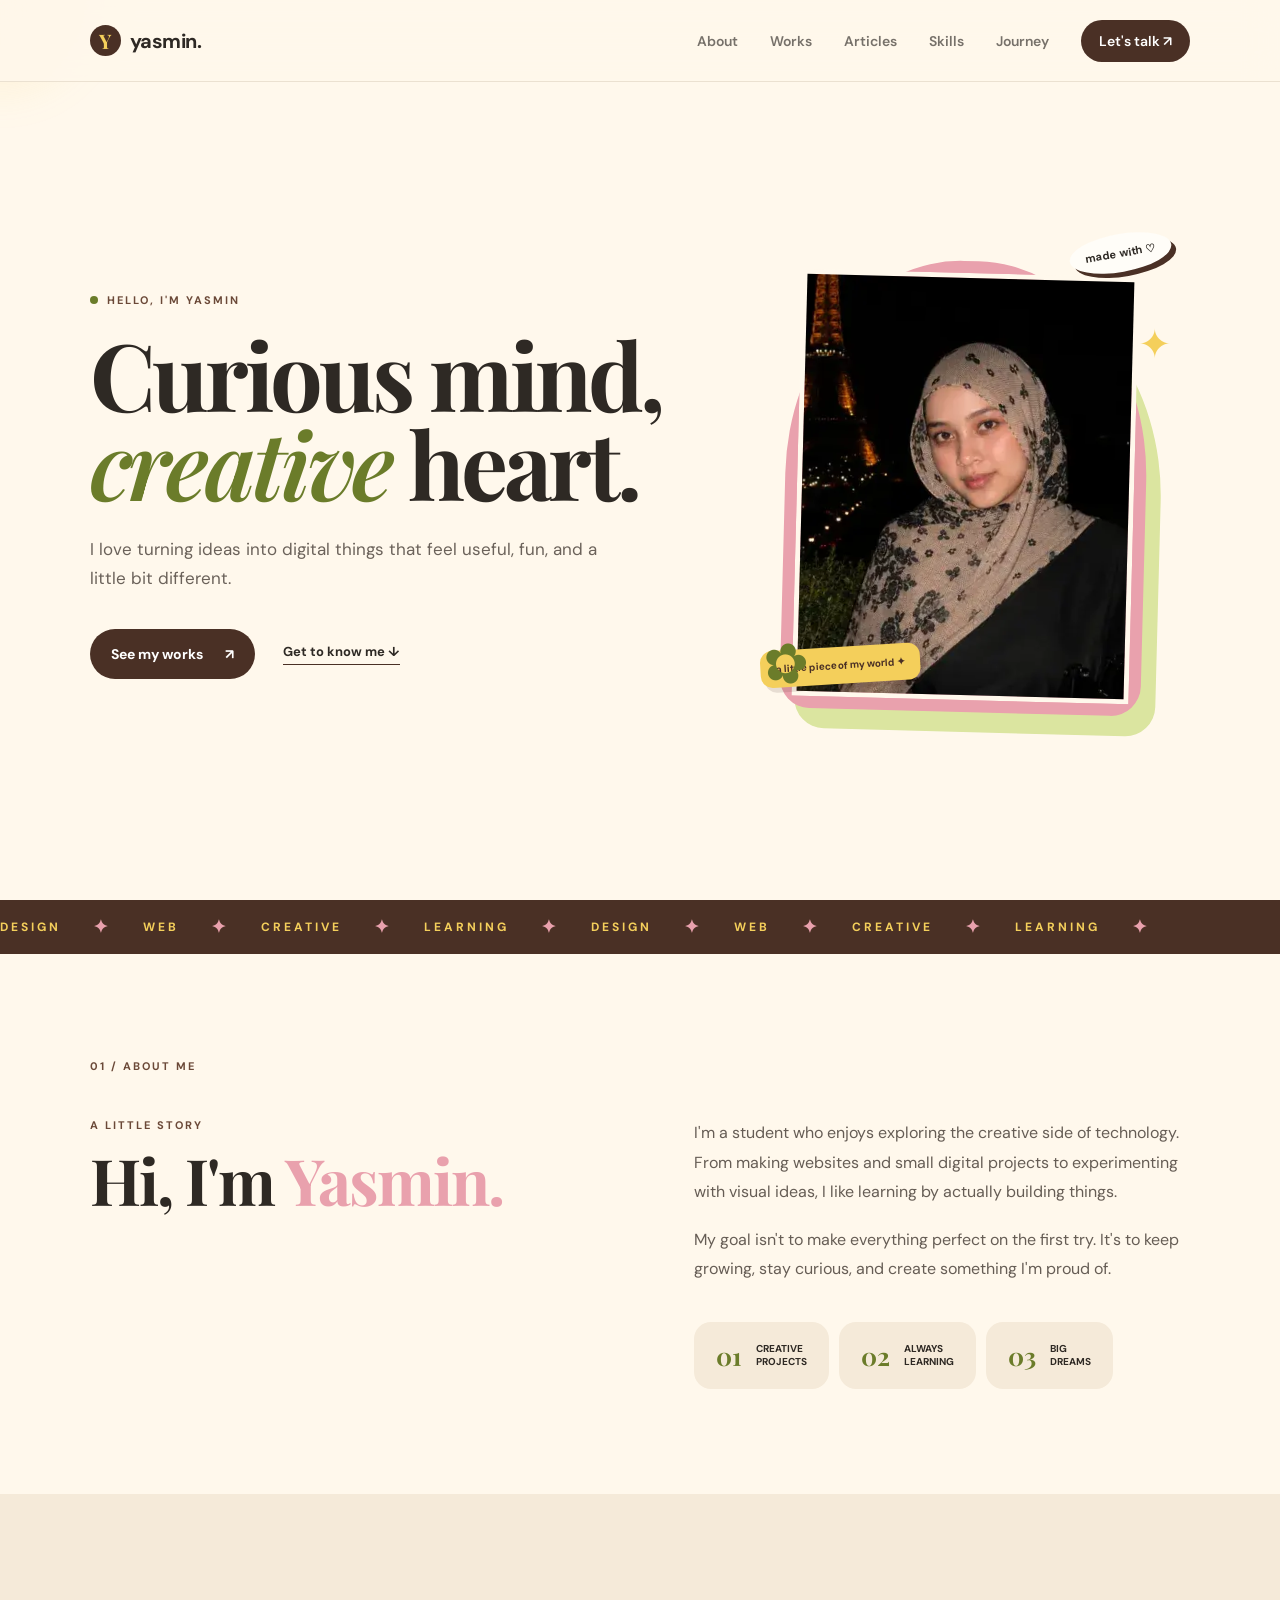
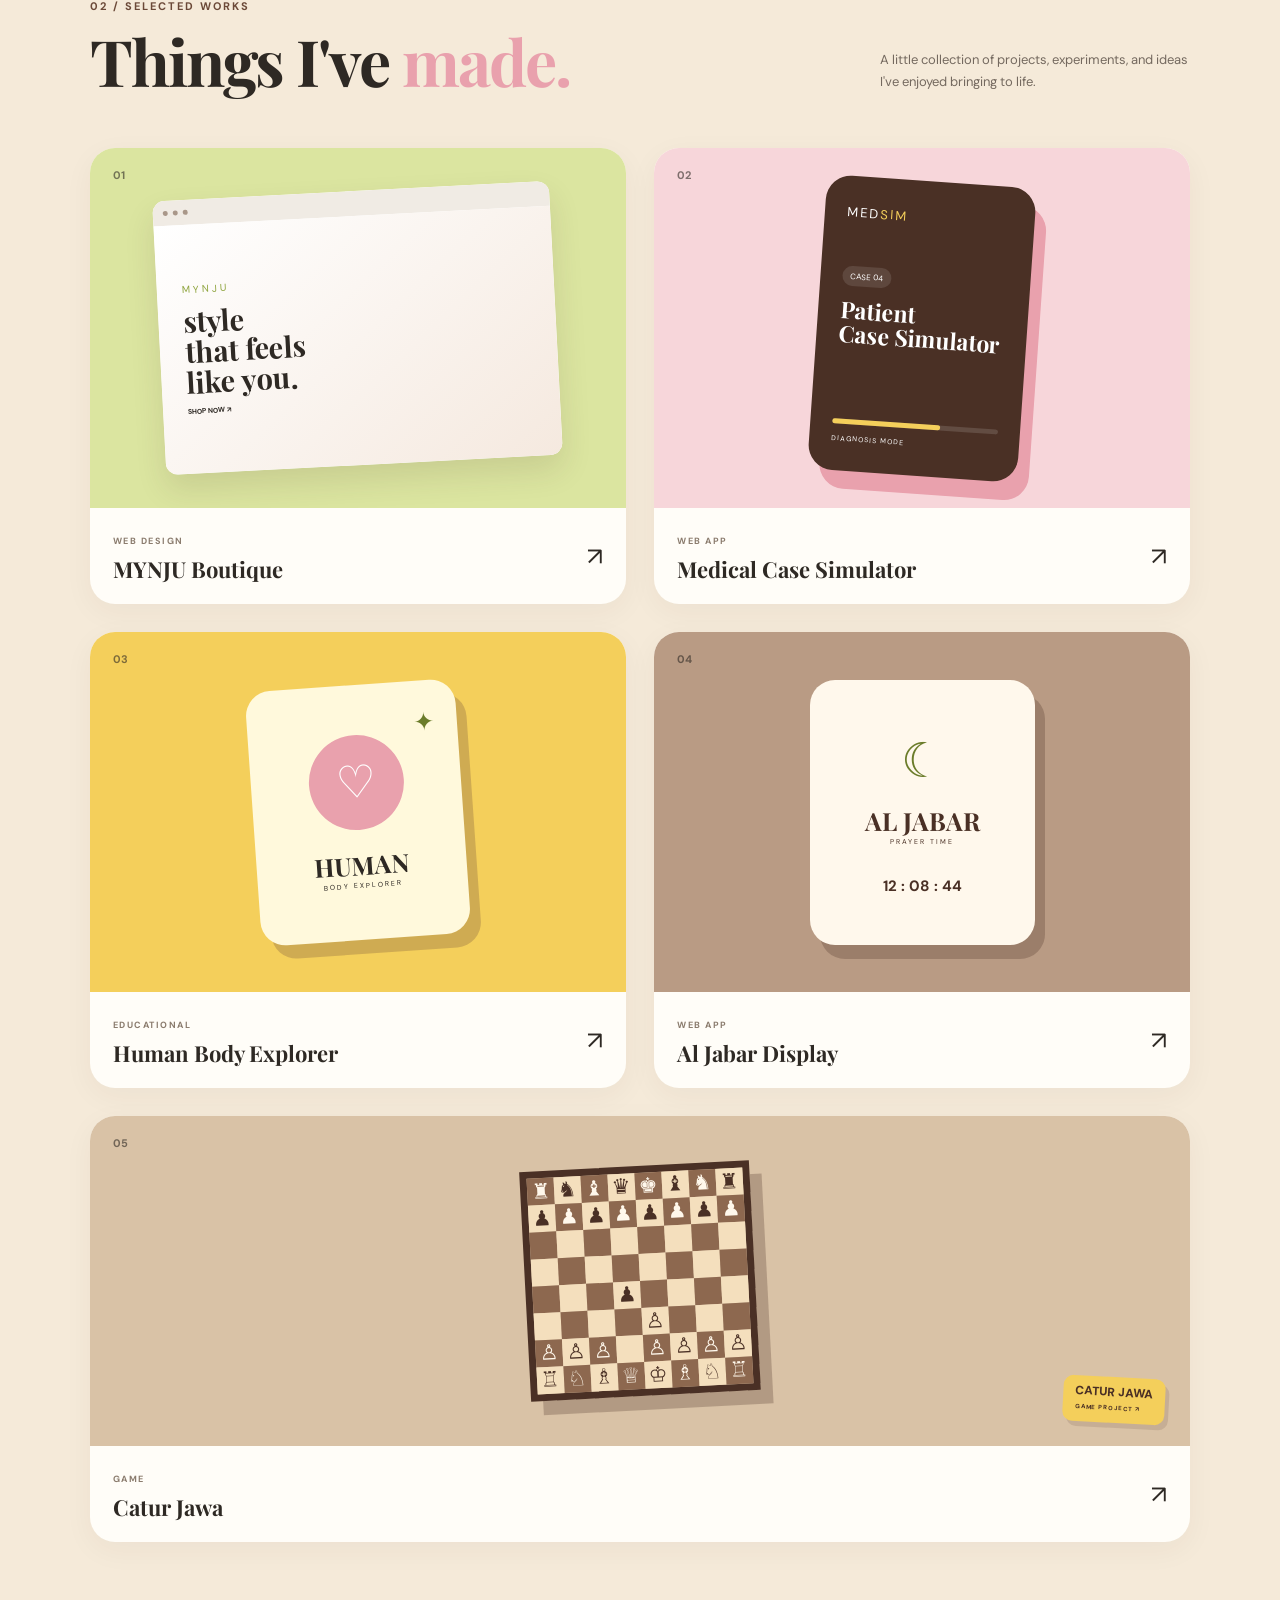
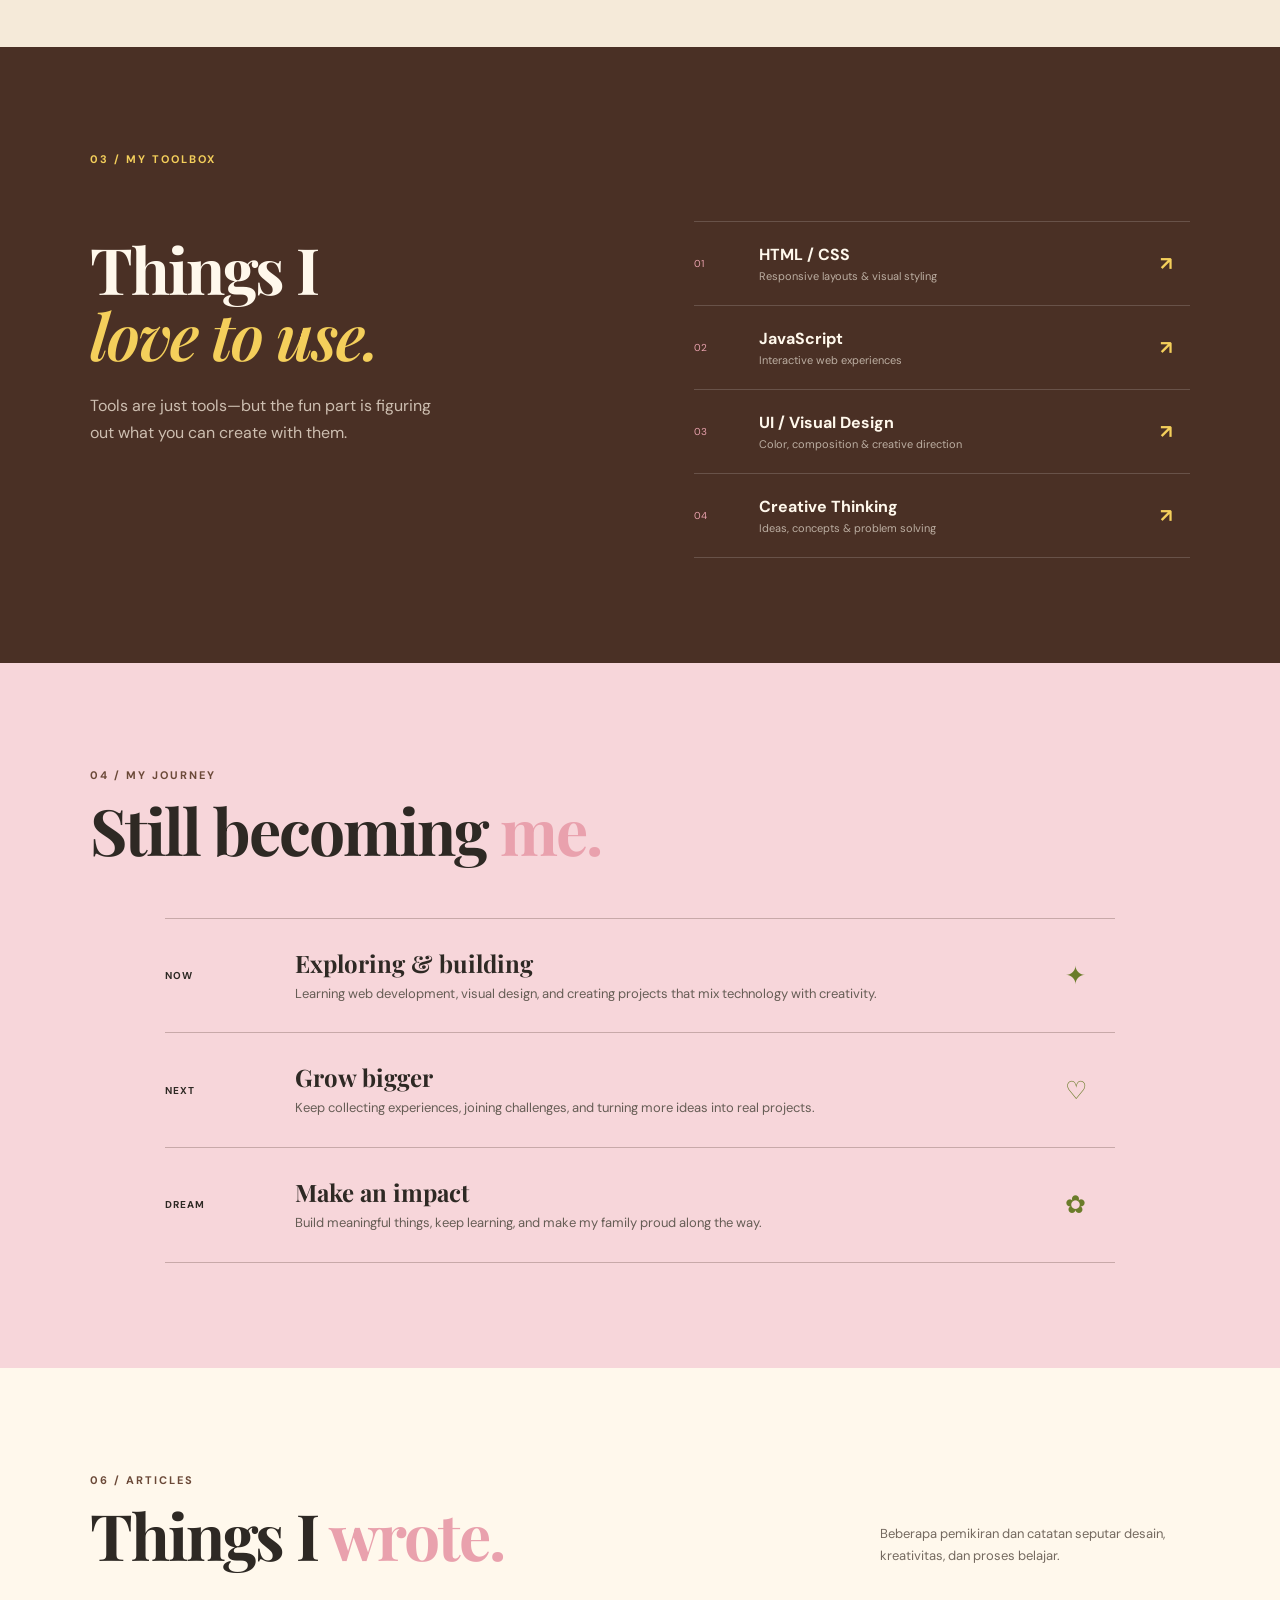
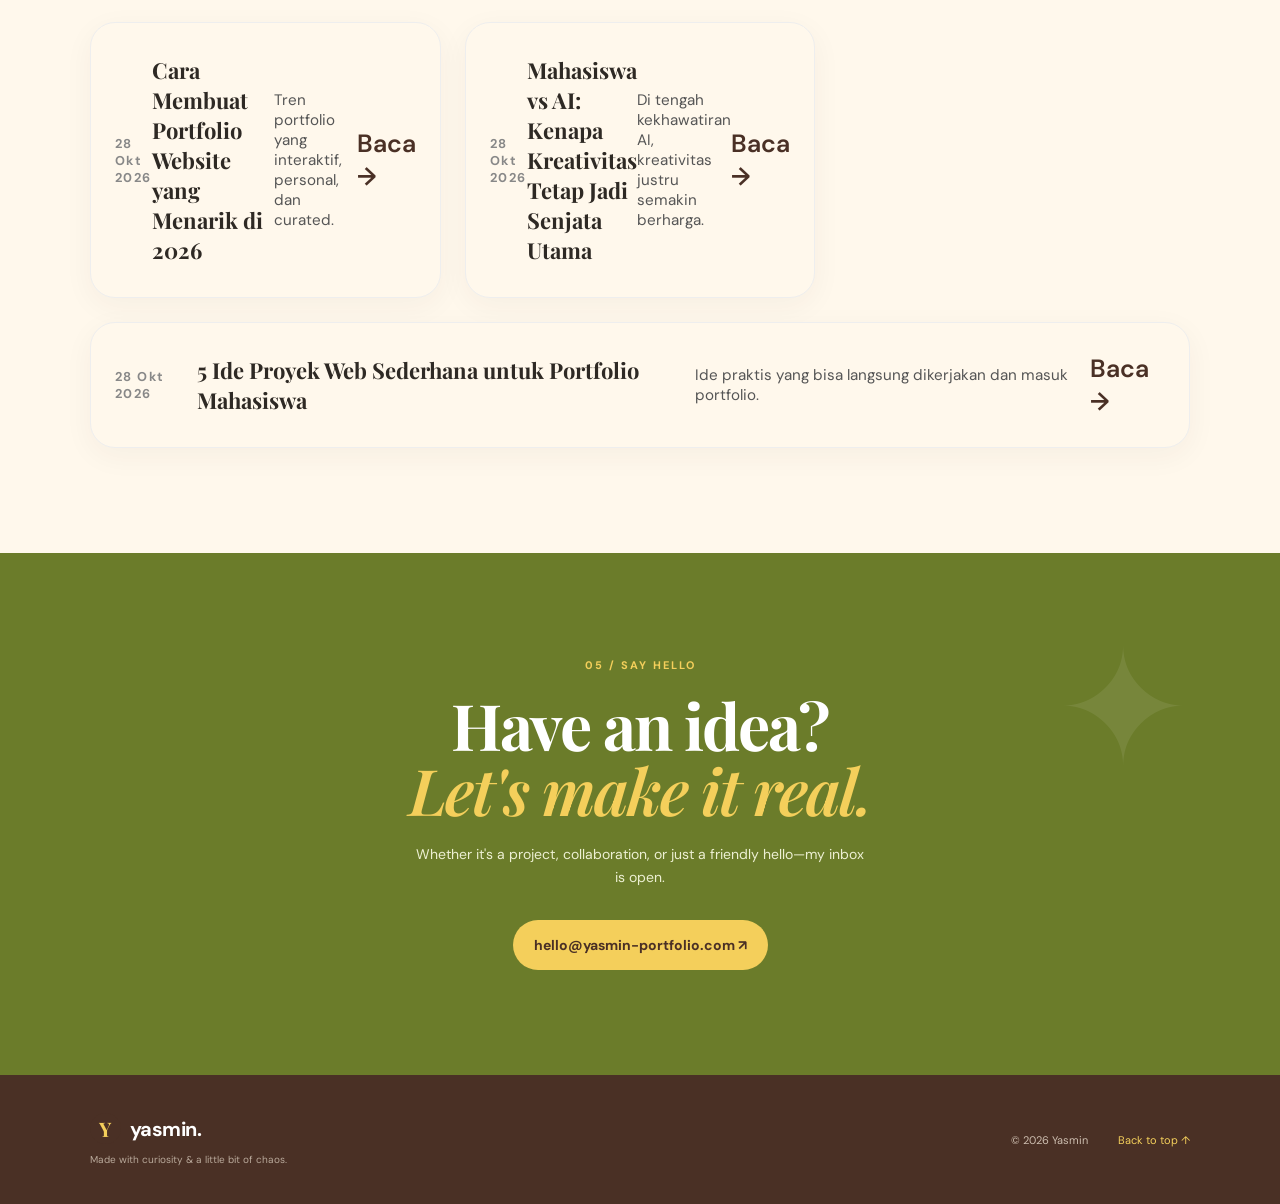
<file: index.html>
<!DOCTYPE html>
<html lang="id">
<head>
  <meta charset="UTF-8">
  <meta name="viewport" content="width=device-width, initial-scale=1.0">
  
  <!-- Primary SEO -->
  <title>Yasmin — Creative Portfolio | Student Web Designer & Developer</title>
  <meta name="description" content="Portfolio kreatif Yasmin, seorang student yang suka membuat website, desain visual, dan proyek digital. Temukan selected works, skills, dan journey-nya di sini.">
  <meta name="keywords" content="Yasmin portfolio, student portfolio, creative portfolio, web design, HTML CSS JavaScript, UI design, Yasmin Indira">
  <meta name="author" content="Yasmin">
  <meta name="robots" content="index, follow">
  <meta name="google-site-verification" content="VXFRlfnipt3Vi8HKfKNgkCZ-WrYdmc3LQ7jVYjFxuYk" />

  <link rel="canonical" href="https://yssmyn.my.id/">
  <!-- Preload LCP image -->
  <link rel="preload" as="image" href="assets/profile.webp" type="image/webp">

  
  <!-- Favicon -->
  <link rel="icon" href="assets/favicon.svg" type="image/svg+xml">
  <link rel="apple-touch-icon" href="assets/favicon.svg">
  
  <!-- Open Graph / Facebook -->
  <meta property="og:type" content="website">
  <meta property="og:url" content="https://yssmyn.my.id/">
  <meta property="og:title" content="Yasmin — Creative Portfolio">
  <meta property="og:description" content="Curious mind, creative heart. Portfolio personal Yasmin — student yang mengeksplorasi teknologi kreatif melalui website, desain, dan proyek digital.">
  <meta property="og:image" content="https://yssmyn.my.id/assets/og-image.jpg">
  <meta property="og:image:width" content="1200">
  <meta property="og:image:height" content="630">
  <meta property="og:site_name" content="Yasmin Portfolio">
  <meta property="og:locale" content="id_ID">
  
  <!-- Twitter Card -->
  <meta name="twitter:card" content="summary_large_image">
  <meta name="twitter:url" content="https://yssmyn.my.id/">
  <meta name="twitter:title" content="Yasmin — Creative Portfolio">
  <meta name="twitter:description" content="Curious mind, creative heart. Portfolio personal Yasmin — student yang mengeksplorasi teknologi kreatif.">
  <meta name="twitter:image" content="https://yssmyn.my.id/assets/og-image.jpg">
  
  <!-- Structured Data (JSON-LD) -->
  <script type="application/ld+json">
  {
    "@context": "https://schema.org",
    "@type": "Person",
    "name": "Yasmin",
    "url": "https://yssmyn.my.id/",
    "jobTitle": "Creative Student / Web Designer",
    "description": "Student yang suka membuat website, desain visual, dan proyek digital kreatif.",
    "sameAs": [
      "https://github.com/yasminindira"
    ],
    "image": "https://yssmyn.my.id/assets/og-image.jpg"
  }
  </script>
  
  <!-- Fonts & Styles -->
  <link rel="preconnect" href="https://fonts.googleapis.com">
  <link rel="preconnect" href="https://fonts.gstatic.com" crossorigin>
  <link href="https://fonts.googleapis.com/css2?family=DM+Sans:wght@400;500;600;700&family=Playfair+Display:wght@600;700&display=swap" rel="stylesheet" media="print" onload="this.media='all'">
  <noscript><link href="https://fonts.googleapis.com/css2?family=DM+Sans:wght@400;500;600;700&family=Playfair+Display:wght@600;700&display=swap" rel="stylesheet"></noscript>
  <link rel="manifest" href="/site.webmanifest">
  <link rel="stylesheet" href="style.css">
</head>
<body>
  <div class="cursor-glow"></div>

  <header class="navbar">
    <a class="brand" href="#home"><span>Y</span> yasmin.</a>
    <button class="menu-toggle" aria-label="Buka menu"><i></i><i></i></button>
    <nav class="nav-links">
      <a href="#about">About</a>
      <a href="#works">Works</a>
      <a href="#articles">Articles</a>
      <a href="#skills">Skills</a>
      <a href="#journey">Journey</a>
      <a class="nav-cta" href="#contact">Let's talk ↗</a>
    </nav>
  </header>

  <main>
    <section id="home" class="hero section">
      <div class="hero-copy reveal">
        <p class="eyebrow"><span class="dot"></span> HELLO, I'M YASMIN</p>
        <h1>Curious mind,<br><em>creative</em> heart.</h1>
        <p class="hero-text">I love turning ideas into digital things that feel useful, fun, and a little bit different.</p>
        <div class="hero-actions">
          <a href="#works" class="btn btn-dark">See my works <span>↗</span></a>
          <a href="#about" class="text-link">Get to know me ↓</a>
        </div>
      </div>

      <div class="hero-art reveal">
        <div class="sticker sticker-top">made with ♡</div>
        <div class="profile-photo-card">
          <picture>
          <source srcset="assets/profile.webp" type="image/webp">
          <img class="profile-photo" src="assets/profile.jpg" alt="Foto profil Yasmin" width="800" height="450" fetchpriority="high">
        </picture>
          <div class="photo-caption">a little piece of my world ✦</div>
        </div>
        <div class="floating flower">✿</div>
        <div class="floating star">✦</div>
      </div>
    </section>

    <section class="marquee-band" aria-label="Interests">
      <div class="marquee">
        <span>DESIGN</span><b>✦</b><span>WEB</span><b>✦</b><span>CREATIVE</span><b>✦</b><span>LEARNING</span><b>✦</b>
        <span>DESIGN</span><b>✦</b><span>WEB</span><b>✦</b><span>CREATIVE</span><b>✦</b><span>LEARNING</span><b>✦</b>
      </div>
    </section>

    <section id="about" class="section about">
      <div class="section-label reveal">01 / ABOUT ME</div>
      <div class="about-grid">
        <div class="about-title reveal">
          <p class="tiny-label">A LITTLE STORY</p>
          <h2>Hi, I'm <span>Yasmin.</span></h2>
        </div>
        <div class="about-copy reveal">
          <p>I'm a student who enjoys exploring the creative side of technology. From making websites and small digital projects to experimenting with visual ideas, I like learning by actually building things.</p>
          <p>My goal isn't to make everything perfect on the first try. It's to keep growing, stay curious, and create something I'm proud of.</p>
          <div class="fact-row">
            <div><strong>01</strong><span>Creative<br>projects</span></div>
            <div><strong>02</strong><span>Always<br>learning</span></div>
            <div><strong>03</strong><span>Big<br>dreams</span></div>
          </div>
        </div>
      </div>
    </section>

    <section id="works" class="section works">
      <div class="section-head reveal">
        <div><div class="section-label">02 / SELECTED WORKS</div><h2>Things I've <span>made.</span></h2></div>
        <p>A little collection of projects, experiments, and ideas I've enjoyed bringing to life.</p>
      </div>

      <div class="project-grid">
        <article class="project-card project-green reveal" data-url="https://yasminindira.github.io/mynju/"  >
          <div class="project-visual">
            <span class="project-number">01</span>
            <div class="mock-window">
              <div class="mock-top"><i></i><i></i><i></i></div>
              <div class="mock-content"><span>MYNJU</span><b>style<br>that feels<br>like you.</b><small>SHOP NOW ↗</small></div>
            </div>
          </div>
          <div class="project-info"><div><span>WEB DESIGN</span><h3>MYNJU Boutique</h3></div><a href="https://yasminindira.github.io/mynju/" target="_blank" rel="noopener noreferrer" aria-label="Open MYNJU Boutique">↗</a></div>
        </article>

        <article class="project-card project-pink reveal" data-url="https://yasminindira.github.io/sistemtubuh/"  >
          <div class="project-visual">
            <span class="project-number">02</span>
            <div class="phone-mock">
              <div class="phone-top">MED<span>SIM</span></div>
              <div class="case-pill">CASE 04</div><b>Patient<br>Case Simulator</b>
              <div class="progress"><i></i></div>
              <small>DIAGNOSIS MODE</small>
            </div>
          </div>
          <div class="project-info"><div><span>WEB APP</span><h3>Medical Case Simulator</h3></div><a href="https://yasminindira.github.io/sistemtubuh/" target="_blank" rel="noopener noreferrer" aria-label="Open Medical Case Simulator">↗</a></div>
        </article>

        <article class="project-card project-yellow reveal" data-url="https://yasminindira.github.io/humann/"  >
          <div class="project-visual">
            <span class="project-number">03</span>
            <div class="human-card"><div class="human-orbit">✦</div><div class="human-icon">♡</div><strong>HUMAN</strong><small>BODY EXPLORER</small></div>
          </div>
          <div class="project-info"><div><span>EDUCATIONAL</span><h3>Human Body Explorer</h3></div><a href="https://yasminindira.github.io/humann/" target="_blank" rel="noopener noreferrer" aria-label="Open Human Body Explorer">↗</a></div>
        </article>

        <article class="project-card project-brown reveal" data-url="https://yasminindira.github.io/masjidaljabar3/"  >
          <div class="project-visual">
            <span class="project-number">04</span>
            <div class="mosque-card"><div>☾</div><strong>AL JABAR</strong><small>PRAYER TIME</small><em>12 : 08 : 44</em></div>
          </div>
          <div class="project-info"><div><span>WEB APP</span><h3>Al Jabar Display</h3></div><a href="https://yasminindira.github.io/masjidaljabar3/" target="_blank" rel="noopener noreferrer" aria-label="Open Al Jabar Display">↗</a></div>
        </article>

        <article class="project-card project-chess reveal" data-url="https://yasminindira.github.io/caturjawa/"  >
          <div class="project-visual">
            <span class="project-number">05</span>
            <div class="chess-board">
              <div>♜</div><div>♞</div><div>♝</div><div>♛</div><div>♚</div><div>♝</div><div>♞</div><div>♜</div>
              <div>♟</div><div>♟</div><div>♟</div><div>♟</div><div>♟</div><div>♟</div><div>♟</div><div>♟</div>
              <div></div><div></div><div></div><div></div><div></div><div></div><div></div><div></div>
              <div></div><div></div><div></div><div></div><div></div><div></div><div></div><div></div>
              <div></div><div></div><div></div><div>♟</div><div></div><div></div><div></div><div></div>
              <div></div><div></div><div></div><div></div><div>♙</div><div></div><div></div><div></div>
              <div>♙</div><div>♙</div><div>♙</div><div></div><div>♙</div><div>♙</div><div>♙</div><div>♙</div>
              <div>♖</div><div>♘</div><div>♗</div><div>♕</div><div>♔</div><div>♗</div><div>♘</div><div>♖</div>
            </div>
            <div class="chess-label">CATUR JAWA<br><small>GAME PROJECT ↗</small></div>
          </div>
          <div class="project-info"><div><span>GAME</span><h3>Catur Jawa</h3></div><a href="https://yasminindira.github.io/caturjawa/" target="_blank" rel="noopener noreferrer" aria-label="Open Catur Jawa">↗</a></div>
        </article>
      </div>
    </section>

    <section id="skills" class="section skills">
      <div class="section-label reveal">03 / MY TOOLBOX</div>
      <div class="skills-grid">
        <div class="skills-intro reveal"><h2>Things I<br><em>love to use.</em></h2><p>Tools are just tools—but the fun part is figuring out what you can create with them.</p></div>
        <div class="skill-list reveal">
          <div class="skill"><span>01</span><div><h3>HTML / CSS</h3><p>Responsive layouts & visual styling</p></div><b>↗</b></div>
          <div class="skill"><span>02</span><div><h3>JavaScript</h3><p>Interactive web experiences</p></div><b>↗</b></div>
          <div class="skill"><span>03</span><div><h3>UI / Visual Design</h3><p>Color, composition & creative direction</p></div><b>↗</b></div>
          <div class="skill"><span>04</span><div><h3>Creative Thinking</h3><p>Ideas, concepts & problem solving</p></div><b>↗</b></div>
        </div>
      </div>
    </section>

    <section id="journey" class="section journey">
      <div class="section-head reveal"><div><div class="section-label">04 / MY JOURNEY</div><h2>Still becoming <span>me.</span></h2></div></div>
      <div class="timeline">
        <div class="timeline-item reveal"><span>NOW</span><div><h3>Exploring & building</h3><p>Learning web development, visual design, and creating projects that mix technology with creativity.</p></div><i>✦</i></div>
        <div class="timeline-item reveal"><span>NEXT</span><div><h3>Grow bigger</h3><p>Keep collecting experiences, joining challenges, and turning more ideas into real projects.</p></div><i>♡</i></div>
        <div class="timeline-item reveal"><span>DREAM</span><div><h3>Make an impact</h3><p>Build meaningful things, keep learning, and make my family proud along the way.</p></div><i>✿</i></div>
      </div>
    </section>

    
    <section id="articles" class="section">
      <div class="section-head reveal">
        <div><div class="section-label">06 / ARTICLES</div><h2>Things I <span>wrote.</span></h2></div>
        <p>Beberapa pemikiran dan catatan seputar desain, kreativitas, dan proses belajar.</p>
      </div>
      <div class="project-grid" style="grid-template-columns: repeat(auto-fit, minmax(280px, 1fr)); gap: 1.5rem;">
        <article class="project-card reveal" style="background: #fff8ec; border: 1px solid #eee;">
          <div class="project-info" style="padding: 1.5rem;">
            <span style="font-size: 0.8rem; color: #888;">28 Okt 2026</span>
            <h3 style="margin: 0.5rem 0;">Cara Membuat Portfolio Website yang Menarik di 2026</h3>
            <p style="font-size: 0.95rem; color: #555;">Tren portfolio yang interaktif, personal, dan curated.</p>
            <a href="articles/portfolio-2026.html" style="color: #4a3025; font-weight: 600;">Baca →</a>
          </div>
        </article>
        <article class="project-card reveal" style="background: #fff8ec; border: 1px solid #eee;">
          <div class="project-info" style="padding: 1.5rem;">
            <span style="font-size: 0.8rem; color: #888;">28 Okt 2026</span>
            <h3 style="margin: 0.5rem 0;">Mahasiswa vs AI: Kenapa Kreativitas Tetap Jadi Senjata Utama</h3>
            <p style="font-size: 0.95rem; color: #555;">Di tengah kekhawatiran AI, kreativitas justru semakin berharga.</p>
            <a href="articles/ai-dan-kreativitas.html" style="color: #4a3025; font-weight: 600;">Baca →</a>
          </div>
        </article>
        <article class="project-card reveal" style="background: #fff8ec; border: 1px solid #eee;">
          <div class="project-info" style="padding: 1.5rem;">
            <span style="font-size: 0.8rem; color: #888;">28 Okt 2026</span>
            <h3 style="margin: 0.5rem 0;">5 Ide Proyek Web Sederhana untuk Portfolio Mahasiswa</h3>
            <p style="font-size: 0.95rem; color: #555;">Ide praktis yang bisa langsung dikerjakan dan masuk portfolio.</p>
            <a href="articles/ide-proyek-mahasiswa.html" style="color: #4a3025; font-weight: 600;">Baca →</a>
          </div>
        </article>
      </div>
    </section>

    <section id="contact" class="contact section reveal">
      <div class="contact-deco">✦</div>
      <div class="section-label">05 / SAY HELLO</div>
      <h2>Have an idea?<br><em>Let's make it real.</em></h2>
      <p>Whether it's a project, collaboration, or just a friendly hello—my inbox is open.</p>
      <a class="btn btn-light" href="mailto:hello@yasmin-portfolio.com">hello@yasmin-portfolio.com ↗</a>
    </section>
  </main>

  <footer>
    <div><a class="brand" href="#home"><span>Y</span> yasmin.</a><p>Made with curiosity & a little bit of chaos.</p></div>
    <div class="footer-right"><span>© 2026 Yasmin</span><a href="#home">Back to top ↑</a></div>
  </footer>

  <script src="script.js" defer></script>
</body>
</html>
</file>
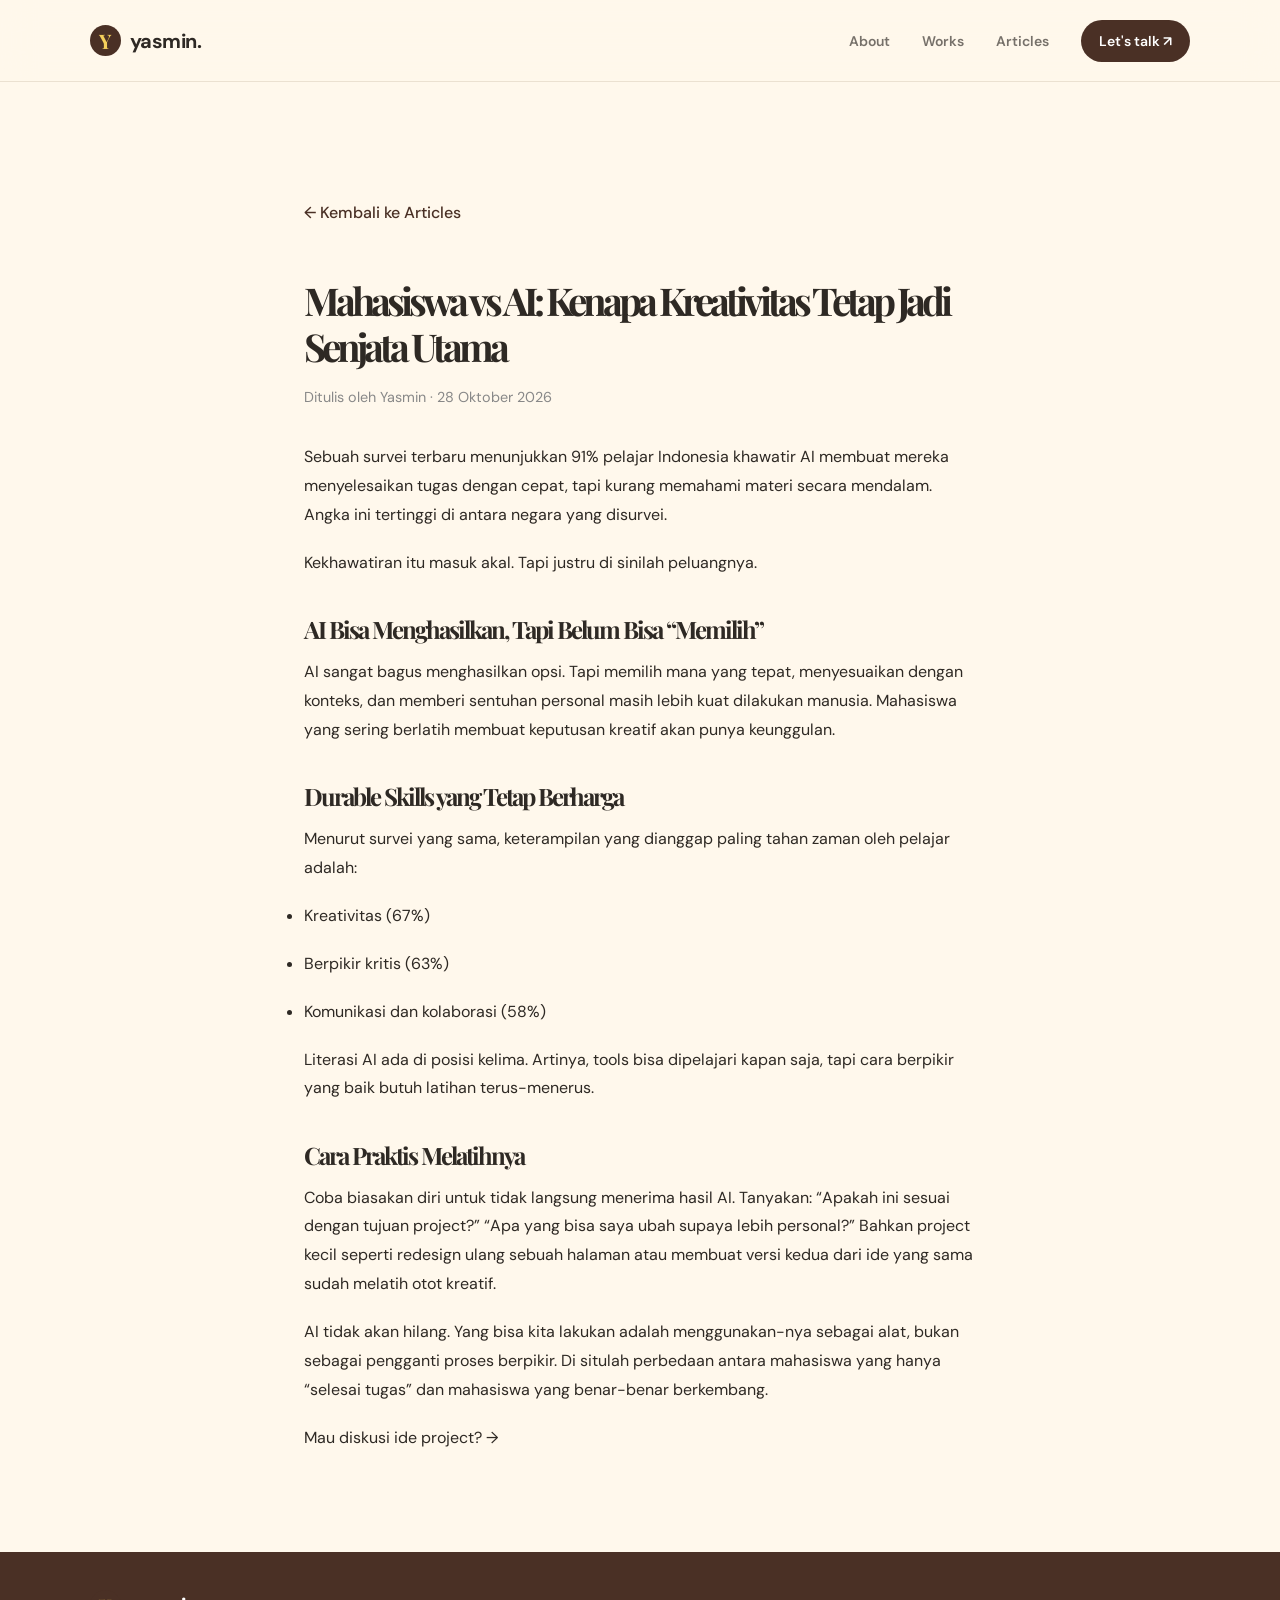
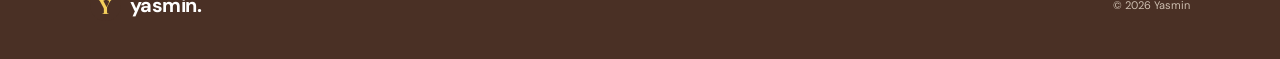
<file: articles/ai-dan-kreativitas.html>
<!DOCTYPE html>
<html lang="id">
<head>
  <meta charset="UTF-8">
  <meta name="viewport" content="width=device-width, initial-scale=1.0">
  <title>Mahasiswa vs AI: Kenapa Kreativitas Tetap Jadi Senjata Utama | Yasmin</title>
  <meta name="description" content="91% pelajar khawatir AI membuat mereka kurang memahami materi. Tapi justru di sinilah kreativitas dan berpikir kritis menjadi keunggulan mahasiswa.">
  <meta name="author" content="Yasmin">
  <meta name="robots" content="index, follow">
  <link rel="canonical" href="https://yssmyn.my.id/articles/ai-dan-kreativitas.html">
  <link rel="icon" href="../assets/favicon.svg" type="image/svg+xml">
  <meta property="og:title" content="Mahasiswa vs AI: Kenapa Kreativitas Tetap Jadi Senjata Utama">
  <meta property="og:description" content="Di tengah kekhawatiran AI, kreativitas dan berpikir kritis justru semakin berharga.">
  <meta property="og:url" content="https://yssmyn.my.id/articles/ai-dan-kreativitas.html">
  <meta property="og:image" content="https://yssmyn.my.id/assets/og-image.jpg">
  <link rel="preconnect" href="https://fonts.googleapis.com">
  <link rel="preconnect" href="https://fonts.gstatic.com" crossorigin>
  <link href="https://fonts.googleapis.com/css2?family=DM+Sans:wght@400;500;600;700&family=Playfair+Display:wght@600;700&display=swap" rel="stylesheet" media="print" onload="this.media='all'">
  <noscript><link href="https://fonts.googleapis.com/css2?family=DM+Sans:wght@400;500;600;700&family=Playfair+Display:wght@600;700&display=swap" rel="stylesheet"></noscript>
  <link rel="stylesheet" href="../style.css">
  <style>
    .article { max-width: 720px; margin: 0 auto; padding: 120px 24px 80px; }
    .article h1 { font-family: 'Playfair Display', serif; font-size: 2.4rem; line-height: 1.2; margin-bottom: 1rem; }
    .article .meta { color: #888; font-size: 0.9rem; margin-bottom: 2rem; }
    .article p, .article li { line-height: 1.8; margin-bottom: 1.2rem; }
    .article h2 { font-size: 1.5rem; margin: 2.5rem 0 1rem; }
    .back-link { display: inline-block; margin-bottom: 2rem; color: #4a3025; text-decoration: none; font-weight: 500; }
  </style>
</head>
<body>
  <header class="navbar">
    <a class="brand" href="../index.html"><span>Y</span> yasmin.</a>
    <nav class="nav-links">
      <a href="../index.html#about">About</a>
      <a href="../index.html#works">Works</a>
      <a href="../index.html#articles">Articles</a>
      <a class="nav-cta" href="../index.html#contact">Let's talk ↗</a>
    </nav>
  </header>

  <main class="article">
    <a class="back-link" href="../index.html#articles">← Kembali ke Articles</a>
    <h1>Mahasiswa vs AI: Kenapa Kreativitas Tetap Jadi Senjata Utama</h1>
    <p class="meta">Ditulis oleh Yasmin · 28 Oktober 2026</p>

    <p>Sebuah survei terbaru menunjukkan 91% pelajar Indonesia khawatir AI membuat mereka menyelesaikan tugas dengan cepat, tapi kurang memahami materi secara mendalam. Angka ini tertinggi di antara negara yang disurvei.</p>

    <p>Kekhawatiran itu masuk akal. Tapi justru di sinilah peluangnya.</p>

    <h2>AI Bisa Menghasilkan, Tapi Belum Bisa “Memilih”</h2>
    <p>AI sangat bagus menghasilkan opsi. Tapi memilih mana yang tepat, menyesuaikan dengan konteks, dan memberi sentuhan personal masih lebih kuat dilakukan manusia. Mahasiswa yang sering berlatih membuat keputusan kreatif akan punya keunggulan.</p>

    <h2>Durable Skills yang Tetap Berharga</h2>
    <p>Menurut survei yang sama, keterampilan yang dianggap paling tahan zaman oleh pelajar adalah:</p>
    <ul>
      <li>Kreativitas (67%)</li>
      <li>Berpikir kritis (63%)</li>
      <li>Komunikasi dan kolaborasi (58%)</li>
    </ul>
    <p>Literasi AI ada di posisi kelima. Artinya, tools bisa dipelajari kapan saja, tapi cara berpikir yang baik butuh latihan terus-menerus.</p>

    <h2>Cara Praktis Melatihnya</h2>
    <p>Coba biasakan diri untuk tidak langsung menerima hasil AI. Tanyakan: “Apakah ini sesuai dengan tujuan project?” “Apa yang bisa saya ubah supaya lebih personal?” Bahkan project kecil seperti redesign ulang sebuah halaman atau membuat versi kedua dari ide yang sama sudah melatih otot kreatif.</p>

    <p>AI tidak akan hilang. Yang bisa kita lakukan adalah menggunakan-nya sebagai alat, bukan sebagai pengganti proses berpikir. Di situlah perbedaan antara mahasiswa yang hanya “selesai tugas” dan mahasiswa yang benar-benar berkembang.</p>

    <p><a href="../index.html#contact">Mau diskusi ide project? →</a></p>
  </main>

  <footer>
    <div><a class="brand" href="../index.html"><span>Y</span> yasmin.</a></div>
    <div class="footer-right"><span>© 2026 Yasmin</span></div>
  </footer>
</body>
</html>
</file>
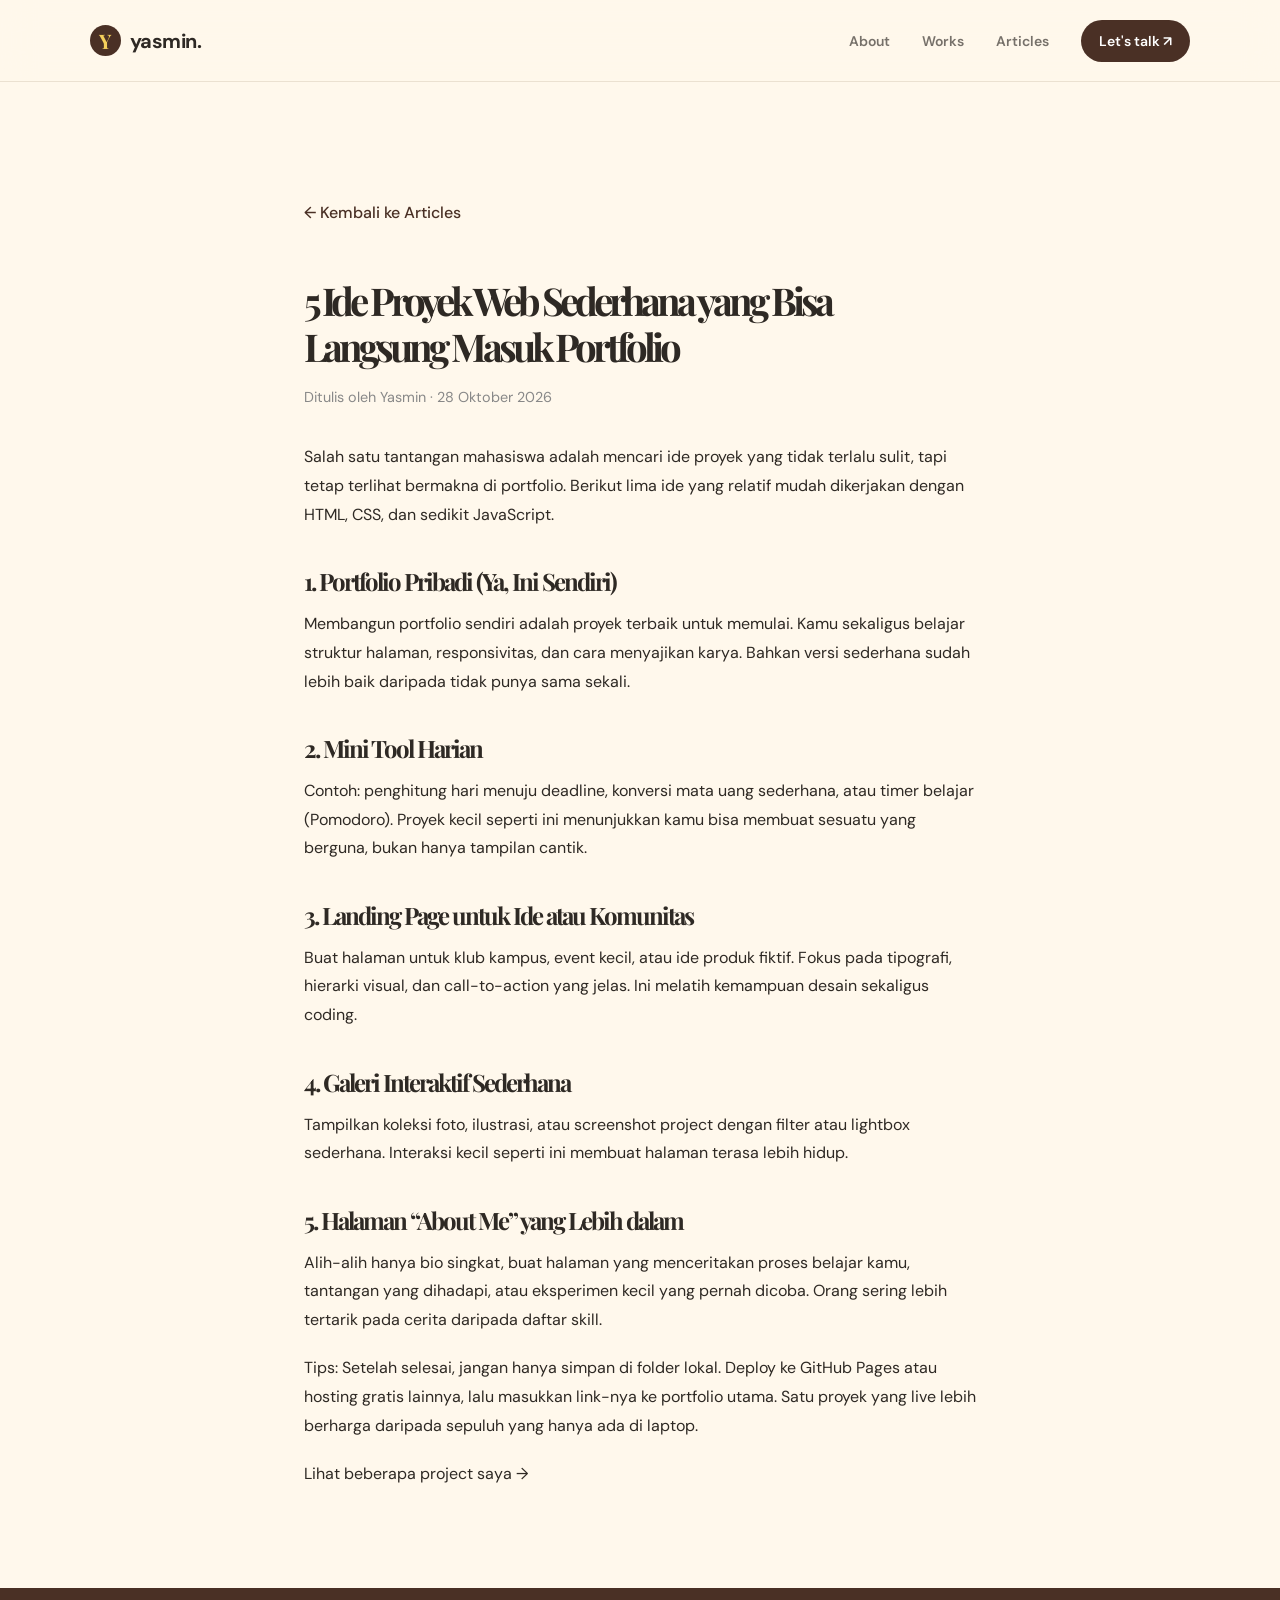
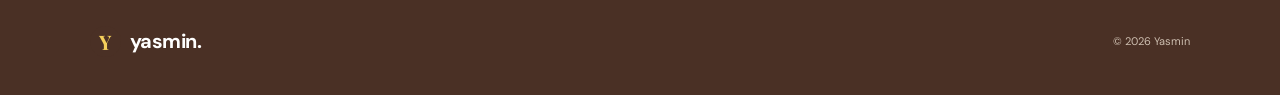
<file: articles/ide-proyek-mahasiswa.html>
<!DOCTYPE html>
<html lang="id">
<head>
  <meta charset="UTF-8">
  <meta name="viewport" content="width=device-width, initial-scale=1.0">
  <title>5 Ide Proyek Web Sederhana untuk Portfolio Mahasiswa | Yasmin</title>
  <meta name="description" content="Lima ide proyek web yang mudah dibuat mahasiswa, relevan untuk portfolio, dan bisa dikerjakan dengan HTML, CSS, dan JavaScript dasar.">
  <meta name="author" content="Yasmin">
  <meta name="robots" content="index, follow">
  <link rel="canonical" href="https://yssmyn.my.id/articles/ide-proyek-mahasiswa.html">
  <link rel="icon" href="../assets/favicon.svg" type="image/svg+xml">
  <meta property="og:title" content="5 Ide Proyek Web Sederhana untuk Portfolio Mahasiswa">
  <meta property="og:description" content="Ide proyek praktis yang bisa langsung masuk portfolio.">
  <meta property="og:url" content="https://yssmyn.my.id/articles/ide-proyek-mahasiswa.html">
  <meta property="og:image" content="https://yssmyn.my.id/assets/og-image.jpg">
  <link rel="preconnect" href="https://fonts.googleapis.com">
  <link rel="preconnect" href="https://fonts.gstatic.com" crossorigin>
  <link href="https://fonts.googleapis.com/css2?family=DM+Sans:wght@400;500;600;700&family=Playfair+Display:wght@600;700&display=swap" rel="stylesheet" media="print" onload="this.media='all'">
  <noscript><link href="https://fonts.googleapis.com/css2?family=DM+Sans:wght@400;500;600;700&family=Playfair+Display:wght@600;700&display=swap" rel="stylesheet"></noscript>
  <link rel="stylesheet" href="../style.css">
  <style>
    .article { max-width: 720px; margin: 0 auto; padding: 120px 24px 80px; }
    .article h1 { font-family: 'Playfair Display', serif; font-size: 2.4rem; line-height: 1.2; margin-bottom: 1rem; }
    .article .meta { color: #888; font-size: 0.9rem; margin-bottom: 2rem; }
    .article p, .article li { line-height: 1.8; margin-bottom: 1.2rem; }
    .article h2 { font-size: 1.5rem; margin: 2.5rem 0 1rem; }
    .back-link { display: inline-block; margin-bottom: 2rem; color: #4a3025; text-decoration: none; font-weight: 500; }
  </style>
</head>
<body>
  <header class="navbar">
    <a class="brand" href="../index.html"><span>Y</span> yasmin.</a>
    <nav class="nav-links">
      <a href="../index.html#about">About</a>
      <a href="../index.html#works">Works</a>
      <a href="../index.html#articles">Articles</a>
      <a class="nav-cta" href="../index.html#contact">Let's talk ↗</a>
    </nav>
  </header>

  <main class="article">
    <a class="back-link" href="../index.html#articles">← Kembali ke Articles</a>
    <h1>5 Ide Proyek Web Sederhana yang Bisa Langsung Masuk Portfolio</h1>
    <p class="meta">Ditulis oleh Yasmin · 28 Oktober 2026</p>

    <p>Salah satu tantangan mahasiswa adalah mencari ide proyek yang tidak terlalu sulit, tapi tetap terlihat bermakna di portfolio. Berikut lima ide yang relatif mudah dikerjakan dengan HTML, CSS, dan sedikit JavaScript.</p>

    <h2>1. Portfolio Pribadi (Ya, Ini Sendiri)</h2>
    <p>Membangun portfolio sendiri adalah proyek terbaik untuk memulai. Kamu sekaligus belajar struktur halaman, responsivitas, dan cara menyajikan karya. Bahkan versi sederhana sudah lebih baik daripada tidak punya sama sekali.</p>

    <h2>2. Mini Tool Harian</h2>
    <p>Contoh: penghitung hari menuju deadline, konversi mata uang sederhana, atau timer belajar (Pomodoro). Proyek kecil seperti ini menunjukkan kamu bisa membuat sesuatu yang berguna, bukan hanya tampilan cantik.</p>

    <h2>3. Landing Page untuk Ide atau Komunitas</h2>
    <p>Buat halaman untuk klub kampus, event kecil, atau ide produk fiktif. Fokus pada tipografi, hierarki visual, dan call-to-action yang jelas. Ini melatih kemampuan desain sekaligus coding.</p>

    <h2>4. Galeri Interaktif Sederhana</h2>
    <p>Tampilkan koleksi foto, ilustrasi, atau screenshot project dengan filter atau lightbox sederhana. Interaksi kecil seperti ini membuat halaman terasa lebih hidup.</p>

    <h2>5. Halaman “About Me” yang Lebih dalam</h2>
    <p>Alih-alih hanya bio singkat, buat halaman yang menceritakan proses belajar kamu, tantangan yang dihadapi, atau eksperimen kecil yang pernah dicoba. Orang sering lebih tertarik pada cerita daripada daftar skill.</p>

    <p>Tips: Setelah selesai, jangan hanya simpan di folder lokal. Deploy ke GitHub Pages atau hosting gratis lainnya, lalu masukkan link-nya ke portfolio utama. Satu proyek yang live lebih berharga daripada sepuluh yang hanya ada di laptop.</p>

    <p><a href="../index.html#works">Lihat beberapa project saya →</a></p>
  </main>

  <footer>
    <div><a class="brand" href="../index.html"><span>Y</span> yasmin.</a></div>
    <div class="footer-right"><span>© 2026 Yasmin</span></div>
  </footer>
</body>
</html>
</file>
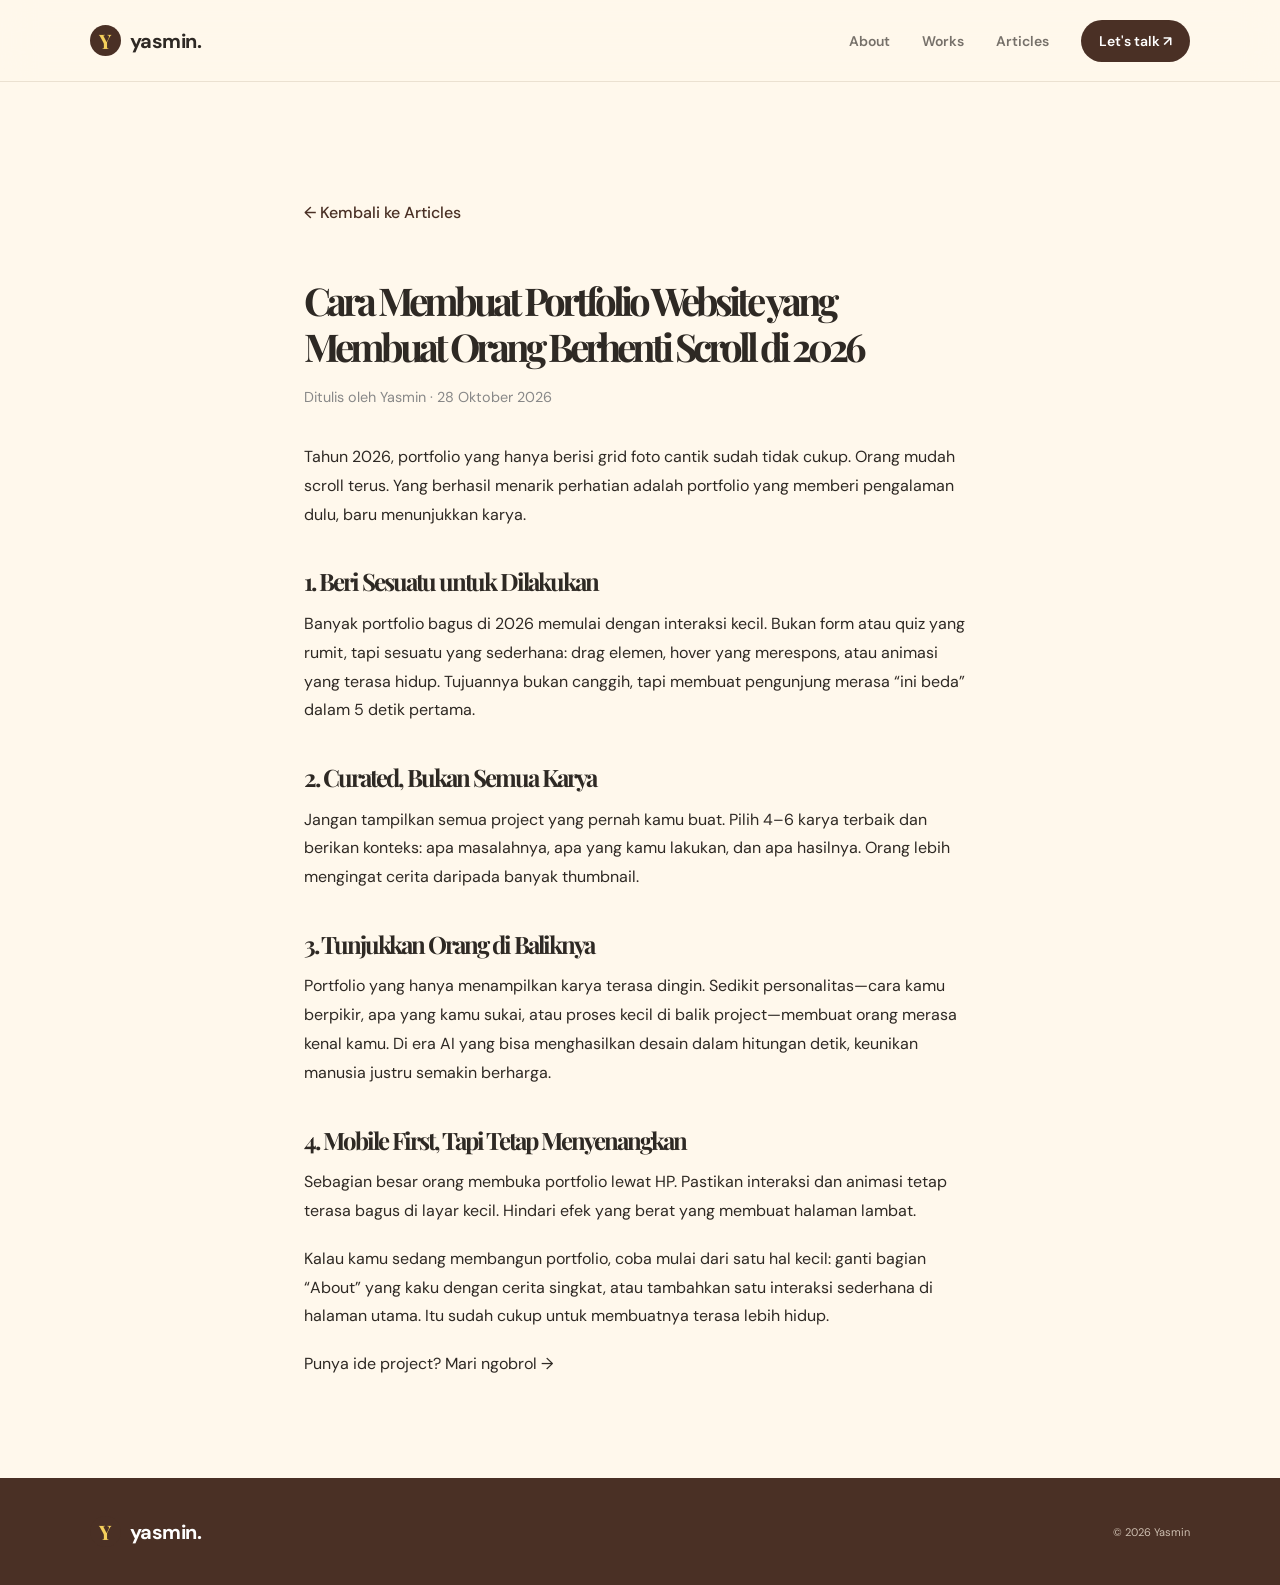
<file: articles/portfolio-2026.html>
<!DOCTYPE html>
<html lang="id">
<head>
  <meta charset="UTF-8">
  <meta name="viewport" content="width=device-width, initial-scale=1.0">
  <title>Cara Membuat Portfolio Website yang Menarik di 2026 | Yasmin</title>
  <meta name="description" content="Tren portfolio 2026: interaktif, personal, dan curated. Pelajari cara membuat portfolio website yang membuat orang berhenti scroll dan mengingat kamu.">
  <meta name="author" content="Yasmin">
  <meta name="robots" content="index, follow">
  <link rel="canonical" href="https://yssmyn.my.id/articles/portfolio-2026.html">
  <link rel="icon" href="../assets/favicon.svg" type="image/svg+xml">
  <meta property="og:title" content="Cara Membuat Portfolio Website yang Menarik di 2026">
  <meta property="og:description" content="Tren portfolio 2026: interaktif, personal, dan curated.">
  <meta property="og:url" content="https://yssmyn.my.id/articles/portfolio-2026.html">
  <meta property="og:image" content="https://yssmyn.my.id/assets/og-image.jpg">
  <link rel="preconnect" href="https://fonts.googleapis.com">
  <link rel="preconnect" href="https://fonts.gstatic.com" crossorigin>
  <link href="https://fonts.googleapis.com/css2?family=DM+Sans:wght@400;500;600;700&family=Playfair+Display:wght@600;700&display=swap" rel="stylesheet" media="print" onload="this.media='all'">
  <noscript><link href="https://fonts.googleapis.com/css2?family=DM+Sans:wght@400;500;600;700&family=Playfair+Display:wght@600;700&display=swap" rel="stylesheet"></noscript>
  <link rel="stylesheet" href="../style.css">
  <style>
    .article { max-width: 720px; margin: 0 auto; padding: 120px 24px 80px; }
    .article h1 { font-family: 'Playfair Display', serif; font-size: 2.4rem; line-height: 1.2; margin-bottom: 1rem; }
    .article .meta { color: #888; font-size: 0.9rem; margin-bottom: 2rem; }
    .article p, .article li { line-height: 1.8; margin-bottom: 1.2rem; }
    .article h2 { font-size: 1.5rem; margin: 2.5rem 0 1rem; }
    .back-link { display: inline-block; margin-bottom: 2rem; color: #4a3025; text-decoration: none; font-weight: 500; }
  </style>
</head>
<body>
  <header class="navbar">
    <a class="brand" href="../index.html"><span>Y</span> yasmin.</a>
    <nav class="nav-links">
      <a href="../index.html#about">About</a>
      <a href="../index.html#works">Works</a>
      <a href="../index.html#articles">Articles</a>
      <a class="nav-cta" href="../index.html#contact">Let's talk ↗</a>
    </nav>
  </header>

  <main class="article">
    <a class="back-link" href="../index.html#articles">← Kembali ke Articles</a>
    <h1>Cara Membuat Portfolio Website yang Membuat Orang Berhenti Scroll di 2026</h1>
    <p class="meta">Ditulis oleh Yasmin · 28 Oktober 2026</p>

    <p>Tahun 2026, portfolio yang hanya berisi grid foto cantik sudah tidak cukup. Orang mudah scroll terus. Yang berhasil menarik perhatian adalah portfolio yang memberi pengalaman dulu, baru menunjukkan karya.</p>

    <h2>1. Beri Sesuatu untuk Dilakukan</h2>
    <p>Banyak portfolio bagus di 2026 memulai dengan interaksi kecil. Bukan form atau quiz yang rumit, tapi sesuatu yang sederhana: drag elemen, hover yang merespons, atau animasi yang terasa hidup. Tujuannya bukan canggih, tapi membuat pengunjung merasa “ini beda” dalam 5 detik pertama.</p>

    <h2>2. Curated, Bukan Semua Karya</h2>
    <p>Jangan tampilkan semua project yang pernah kamu buat. Pilih 4–6 karya terbaik dan berikan konteks: apa masalahnya, apa yang kamu lakukan, dan apa hasilnya. Orang lebih mengingat cerita daripada banyak thumbnail.</p>

    <h2>3. Tunjukkan Orang di Baliknya</h2>
    <p>Portfolio yang hanya menampilkan karya terasa dingin. Sedikit personalitas—cara kamu berpikir, apa yang kamu sukai, atau proses kecil di balik project—membuat orang merasa kenal kamu. Di era AI yang bisa menghasilkan desain dalam hitungan detik, keunikan manusia justru semakin berharga.</p>

    <h2>4. Mobile First, Tapi Tetap Menyenangkan</h2>
    <p>Sebagian besar orang membuka portfolio lewat HP. Pastikan interaksi dan animasi tetap terasa bagus di layar kecil. Hindari efek yang berat yang membuat halaman lambat.</p>

    <p>Kalau kamu sedang membangun portfolio, coba mulai dari satu hal kecil: ganti bagian “About” yang kaku dengan cerita singkat, atau tambahkan satu interaksi sederhana di halaman utama. Itu sudah cukup untuk membuatnya terasa lebih hidup.</p>

    <p><a href="../index.html#contact">Punya ide project? Mari ngobrol →</a></p>
  </main>

  <footer>
    <div><a class="brand" href="../index.html"><span>Y</span> yasmin.</a></div>
    <div class="footer-right"><span>© 2026 Yasmin</span></div>
  </footer>
</body>
</html>
</file>
<file: style.css>
:root{
  --brown:#4a3025; --brown2:#6b4938; --cream:#fff8ec; --cream2:#f5ead9;
  --green:#6b7c2a; --green2:#dbe5a0; --pink:#e9a1ad; --pink2:#f7d6da;
  --yellow:#f4cf5b; --ink:#2e2924; --white:#fffdf8; --line:#d8c9b7;
  --serif:"Playfair Display",serif; --sans:"DM Sans",sans-serif;
}
*{box-sizing:border-box;margin:0;padding:0}
html{scroll-behavior:smooth}
body{font-family:var(--sans);background:var(--cream);color:var(--ink);overflow-x:hidden}
a{color:inherit;text-decoration:none}
.section{padding:105px 7vw;max-width:1500px;margin:auto}
.navbar{height:82px;padding:0 7vw;display:flex;align-items:center;justify-content:space-between;position:sticky;top:0;background:rgba(255,248,236,.9);backdrop-filter:blur(16px);z-index:20;border-bottom:1px solid rgba(216,201,183,.5)}
.brand{font-weight:700;font-size:20px;letter-spacing:-.5px;display:flex;align-items:center;gap:9px}
.brand span{display:grid;place-items:center;background:var(--brown);color:var(--yellow);width:31px;height:31px;border-radius:50%;font-family:var(--serif)}
.nav-links{display:flex;align-items:center;gap:32px;font-size:14px;font-weight:600}
.nav-links a:not(.nav-cta){opacity:.65;transition:.2s}.nav-links a:hover{opacity:1}
.nav-cta{background:var(--brown);color:white;padding:12px 18px;border-radius:100px}
.menu-toggle{display:none;background:none;border:0}
.hero{min-height:calc(100vh - 82px);display:grid;grid-template-columns:1.15fr .85fr;align-items:center;gap:40px;padding-top:70px;padding-bottom:80px}
.eyebrow,.section-label,.tiny-label{font-size:11px;font-weight:700;letter-spacing:2px;color:var(--brown2)}
.eyebrow{display:flex;align-items:center;gap:9px}.dot{width:8px;height:8px;background:var(--green);border-radius:50%}
h1{font-family:var(--serif);font-size:clamp(58px,7.3vw,112px);line-height:.95;letter-spacing:-4px;margin:22px 0 28px}
h1 em,h2 em{color:var(--green);font-weight:600}
.hero-text{font-size:17px;line-height:1.75;max-width:520px;color:#6b625a}
.hero-actions{display:flex;align-items:center;gap:28px;margin-top:35px}
.btn{display:inline-flex;align-items:center;gap:22px;padding:16px 21px;border-radius:100px;font-weight:700;font-size:14px;transition:transform .2s,box-shadow .2s}.btn:hover{transform:translateY(-3px);box-shadow:0 9px 22px #4a302522}
.btn-dark{background:var(--brown);color:white}.btn-light{background:var(--yellow);color:var(--brown)}
.text-link{font-size:13px;font-weight:700;border-bottom:1px solid var(--brown);padding-bottom:4px}
.hero-art{position:relative;display:flex;justify-content:center;align-items:center;min-height:560px}
.portrait-card{width:min(390px,80%);aspect-ratio:4/5;background:var(--pink);border-radius:48% 48% 35% 35%;position:relative;overflow:hidden;box-shadow:15px 20px 0 var(--green2)}
.portrait-shape{height:100%;position:relative}.face{position:absolute;z-index:3;width:170px;height:205px;background:#d79571;border-radius:48% 48% 45% 45%;top:28%;left:50%;transform:translateX(-50%)}
.hijab{position:absolute;z-index:4;width:285px;height:330px;background:var(--brown);border-radius:52% 52% 35% 35%;top:20%;left:50%;transform:translateX(-50%);clip-path:polygon(18% 0,82% 0,100% 30%,88% 100%,12% 100%,0 30%);box-shadow:inset 0 -20px 0 rgba(0,0,0,.07)}
.face{z-index:5}.eye{position:absolute;width:7px;height:9px;background:var(--brown);border-radius:50%;top:46%}.e1{left:29%}.e2{right:29%}.blush{position:absolute;width:24px;height:10px;background:#cf6874;border-radius:50%;opacity:.4;top:57%}.b1{left:10%}.b2{right:10%}.smile{position:absolute;width:22px;height:10px;border-bottom:2px solid var(--brown);border-radius:50%;left:50%;top:65%;transform:translateX(-50%)}
.shirt{position:absolute;width:290px;height:190px;background:var(--green);bottom:-35px;left:50%;transform:translateX(-50%);border-radius:50% 50% 0 0}
.mini-note{position:absolute;z-index:8;right:18px;bottom:32px;background:var(--yellow);padding:13px 17px;border-radius:13px;font-size:10px;line-height:1.4;transform:rotate(4deg)}.mini-note strong{font-size:14px}
.sticker{position:absolute;z-index:10;background:var(--white);padding:12px 16px;border-radius:50%;font-size:11px;font-weight:700;box-shadow:4px 5px 0 var(--brown);transform:rotate(-10deg);top:5%;right:4%}
.floating{position:absolute;font-size:55px}.flower{left:5%;bottom:12%;color:var(--green);transform:rotate(12deg)}.star{right:4%;top:20%;color:var(--yellow);font-size:40px}
.marquee-band{background:var(--brown);color:var(--yellow);overflow:hidden;padding:15px 0;white-space:nowrap}
.marquee{display:flex;width:max-content;align-items:center;gap:32px;font-size:12px;font-weight:700;letter-spacing:3px;animation:marquee 20s linear infinite}.marquee b{color:var(--pink);font-size:18px}@keyframes marquee{to{transform:translateX(-50%)}}
.about-grid,.skills-grid{display:grid;grid-template-columns:1fr 1.1fr;gap:12vw;margin-top:45px}
h2{font-family:var(--serif);font-size:clamp(45px,5vw,76px);line-height:1.02;letter-spacing:-2px;margin-top:15px}h2 span{color:var(--pink)}
.about-copy{max-width:600px}.about-copy p{font-size:16px;line-height:1.85;color:#665d55;margin-bottom:18px}
.fact-row{display:flex;gap:10px;margin-top:38px}.fact-row div{background:var(--cream2);border-radius:17px;padding:17px 22px;display:flex;gap:14px;align-items:center}.fact-row strong{font-family:var(--serif);font-size:25px;color:var(--green)}.fact-row span{font-size:10px;line-height:1.3;font-weight:700;text-transform:uppercase}
.works{background:var(--cream2);max-width:none}.section-head{max-width:1500px;margin:auto;display:flex;justify-content:space-between;align-items:end;gap:50px}.section-head>p{max-width:310px;font-size:13px;line-height:1.7;color:#74695f}
.project-grid{max-width:1200px;margin:55px auto 0;display:grid;grid-template-columns:1fr 1fr;gap:28px}
.project-card{background:var(--white);border-radius:25px;overflow:hidden;transition:transform .25s;box-shadow:0 8px 30px #4a30250c}.project-card:hover{transform:translateY(-7px)}
.project-visual{height:360px;position:relative;display:grid;place-items:center;overflow:hidden}.project-green .project-visual{background:var(--green2)}.project-pink .project-visual{background:var(--pink2)}.project-yellow .project-visual{background:var(--yellow)}.project-brown .project-visual{background:#b99b84}
.project-number{position:absolute;top:20px;left:23px;font-size:11px;font-weight:700;opacity:.6}
.mock-window{width:74%;height:76%;background:white;border-radius:12px;box-shadow:0 15px 30px #4a302520;overflow:hidden;transform:rotate(-3deg)}.mock-top{height:25px;background:#f0ebe4;display:flex;gap:5px;align-items:center;padding-left:10px}.mock-top i{width:5px;height:5px;border-radius:50%;background:#a99789}.mock-content{height:calc(100% - 25px);padding:25px;display:flex;flex-direction:column;justify-content:center;background:linear-gradient(140deg,#fff,#f5e9df)}.mock-content span{font-size:10px;letter-spacing:3px;color:#8da33b}.mock-content b{font-family:var(--serif);font-size:29px;line-height:1.05;margin:10px 0}.mock-content small{font-size:7px;font-weight:700}
.phone-mock{background:var(--brown);color:white;width:210px;height:295px;border-radius:25px;padding:28px 22px;box-shadow:12px 18px 0 #e9a1ad;transform:rotate(4deg);display:flex;flex-direction:column}.phone-top{font-size:13px;letter-spacing:2px}.phone-top span{color:var(--yellow)}.case-pill{font-size:8px;background:#ffffff1c;width:max-content;padding:5px 8px;border-radius:10px;margin:45px 0 12px}.phone-mock b{font-family:var(--serif);font-size:23px;line-height:1.05}.progress{height:5px;background:#ffffff22;margin-top:auto;border-radius:5px}.progress i{display:block;width:65%;height:100%;background:var(--yellow);border-radius:5px}.phone-mock small{font-size:7px;margin-top:10px;letter-spacing:1px}
.human-card{width:210px;height:255px;background:#fff9dc;border-radius:25px;display:flex;flex-direction:column;align-items:center;justify-content:center;box-shadow:10px 14px 0 #6b493844;transform:rotate(-4deg);position:relative}.human-icon{width:95px;height:95px;border-radius:50%;display:grid;place-items:center;background:var(--pink);font-size:45px;color:white}.human-card strong{font-family:var(--serif);font-size:25px;margin-top:18px}.human-card small{font-size:7px;letter-spacing:2px}.human-orbit{position:absolute;top:25px;right:22px;color:var(--green);font-size:25px}
.mosque-card{width:225px;height:265px;border-radius:25px;background:var(--cream);color:var(--brown);display:flex;flex-direction:column;align-items:center;justify-content:center;box-shadow:10px 14px 0 #4a302544}.mosque-card>div{font-size:48px;color:var(--green)}.mosque-card strong{font-family:var(--serif);font-size:25px;margin-top:12px}.mosque-card small{font-size:7px;letter-spacing:2px}.mosque-card em{font-style:normal;font-weight:700;margin-top:30px;font-size:15px}
.project-info{padding:20px 23px;display:flex;justify-content:space-between;align-items:center}.project-info span{font-size:9px;font-weight:700;letter-spacing:1.5px;color:#8a7b6d}.project-info h3{font-family:var(--serif);font-size:22px;margin-top:5px}.project-info>a{font-size:25px}
.skills{background:var(--brown);color:var(--cream)}.skills .section-label{color:var(--yellow)}.skills-grid{margin-top:55px}.skills-intro p{max-width:360px;color:#cdbeb0;line-height:1.7;margin-top:25px}.skills h2 em{color:var(--yellow)}
.skill-list{border-top:1px solid #ffffff2a}.skill{display:grid;grid-template-columns:50px 1fr 30px;align-items:center;gap:15px;padding:22px 0;border-bottom:1px solid #ffffff2a}.skill>span{font-size:10px;color:var(--pink)}.skill h3{font-size:16px}.skill p{font-size:11px;color:#bcaea2;margin-top:4px}.skill>b{font-size:19px;color:var(--yellow)}
.journey{background:var(--pink2);max-width:none}.timeline{max-width:950px;margin:55px auto 0;border-top:1px solid #4a302544}.timeline-item{display:grid;grid-template-columns:100px 1fr 50px;gap:30px;padding:28px 0;border-bottom:1px solid #4a302544;align-items:center}.timeline-item>span{font-size:10px;font-weight:700;letter-spacing:1px}.timeline-item h3{font-family:var(--serif);font-size:24px}.timeline-item p{font-size:13px;color:#665d55;max-width:600px;line-height:1.6;margin-top:5px}.timeline-item i{font-style:normal;font-size:25px;color:var(--green)}
.contact{background:var(--green);color:white;max-width:none;text-align:center;position:relative;overflow:hidden}.contact .section-label{color:var(--yellow)}.contact h2{margin:20px 0}.contact h2 em{color:var(--yellow)}.contact>p{color:#edf0d3;font-size:14px;margin:0 auto 30px;max-width:450px;line-height:1.7}.contact-deco{position:absolute;font-size:160px;opacity:.08;right:7%;top:10%}
footer{padding:38px 7vw;background:var(--brown);color:white;display:flex;justify-content:space-between;align-items:center}.footer-right{display:flex;gap:30px;align-items:center;font-size:11px;color:#cdbeb0}.footer-right a{color:var(--yellow)}footer p{font-size:10px;color:#b9a99b;margin-top:9px}
.reveal{opacity:0;transform:translateY(24px);transition:opacity .7s ease,transform .7s ease}.reveal.visible{opacity:1;transform:none}
.cursor-glow{position:fixed;width:180px;height:180px;border-radius:50%;background:#f4cf5b20;pointer-events:none;transform:translate(-50%,-50%);z-index:0;filter:blur(20px)}
@media(max-width:800px){
  .navbar{height:70px;padding:0 6vw}.menu-toggle{display:flex;flex-direction:column;gap:5px}.menu-toggle i{width:25px;height:2px;background:var(--brown)}.nav-links{display:none;position:absolute;top:70px;left:0;right:0;background:var(--cream);padding:25px 7vw;flex-direction:column;align-items:flex-start;border-bottom:1px solid var(--line)}.nav-links.open{display:flex}.nav-cta{width:100%;text-align:center}
  .section{padding:75px 6vw}.hero{grid-template-columns:1fr;padding-top:55px;gap:20px}.hero-art{min-height:430px;order:-1}.portrait-card{width:260px}.hijab{width:205px;height:250px}.face{width:120px;height:150px}.shirt{width:220px}.sticker{top:4%;right:0}.flower{left:0;bottom:5%}.star{right:0}
  h1{font-size:clamp(52px,15vw,78px);letter-spacing:-3px}.hero-text{font-size:15px}.hero-actions{flex-wrap:wrap;gap:18px}
  .about-grid,.skills-grid{grid-template-columns:1fr;gap:40px}.fact-row{gap:7px}.fact-row div{padding:13px 12px;flex:1}.fact-row span{font-size:8px}
  .section-head{display:block}.section-head>p{margin-top:18px}.project-grid{grid-template-columns:1fr;gap:20px}.project-visual{height:300px}
  .timeline-item{grid-template-columns:60px 1fr 25px;gap:15px}.timeline-item h3{font-size:20px}
  footer{display:block}.footer-right{margin-top:25px;justify-content:space-between}
}
@media(prefers-reduced-motion:reduce){html{scroll-behavior:auto}.reveal{transition:none}.marquee{animation:none}}


/* Profile photo placeholder frame: replace assets/profile-placeholder.png later */
.profile-photo-card{width:min(390px,80%);aspect-ratio:4/5;position:relative;border-radius:48% 48% 30px 30px;padding:12px;background:var(--pink);box-shadow:15px 20px 0 var(--green2);transform:rotate(1.5deg)}
.profile-photo{width:100%;height:100%;display:block;object-fit:cover;object-position:center;border-radius:inherit;border:5px solid var(--cream);background:var(--cream2)}
.photo-caption{position:absolute;bottom:25px;left:-20px;background:var(--yellow);color:var(--brown);padding:12px 15px;border-radius:12px;font-size:10px;font-weight:700;box-shadow:4px 5px 0 #4a302522;transform:rotate(-5deg)}
@media(max-width:800px){.profile-photo-card{width:260px}}

.project-chess .project-visual{background:#d9c2a6;position:relative}.chess-board{width:230px;height:230px;display:grid;grid-template-columns:repeat(8,1fr);grid-template-rows:repeat(8,1fr);border:7px solid var(--brown);box-shadow:12px 14px 0 #4a302544;transform:rotate(-3deg);font-family:Georgia,serif}.chess-board div{display:grid;place-items:center;font-size:21px;background:#f4dfbd;color:var(--brown)}.chess-board div:nth-child(16n+1),.chess-board div:nth-child(16n+3),.chess-board div:nth-child(16n+5),.chess-board div:nth-child(16n+7),.chess-board div:nth-child(16n+10),.chess-board div:nth-child(16n+12),.chess-board div:nth-child(16n+14),.chess-board div:nth-child(16n+16){background:#8d684f;color:#fff8ec}.chess-label{position:absolute;bottom:24px;right:25px;background:var(--yellow);color:var(--brown);padding:9px 12px;border-radius:10px;font-size:12px;font-weight:800;line-height:1.15;transform:rotate(3deg);box-shadow:4px 5px 0 #4a302522}.chess-label small{font-size:6px;letter-spacing:1px}.project-grid .project-card:last-child{grid-column:1 / -1}.project-grid .project-card:last-child .project-visual{height:330px}@media(max-width:800px){.project-grid .project-card:last-child{grid-column:auto}.chess-board{width:205px;height:205px}.project-grid .project-card:last-child .project-visual{height:300px}}


.project-card[data-url]{cursor:pointer}.project-card[data-url]:focus-visible{outline:3px solid var(--yellow);outline-offset:5px}
</file>
